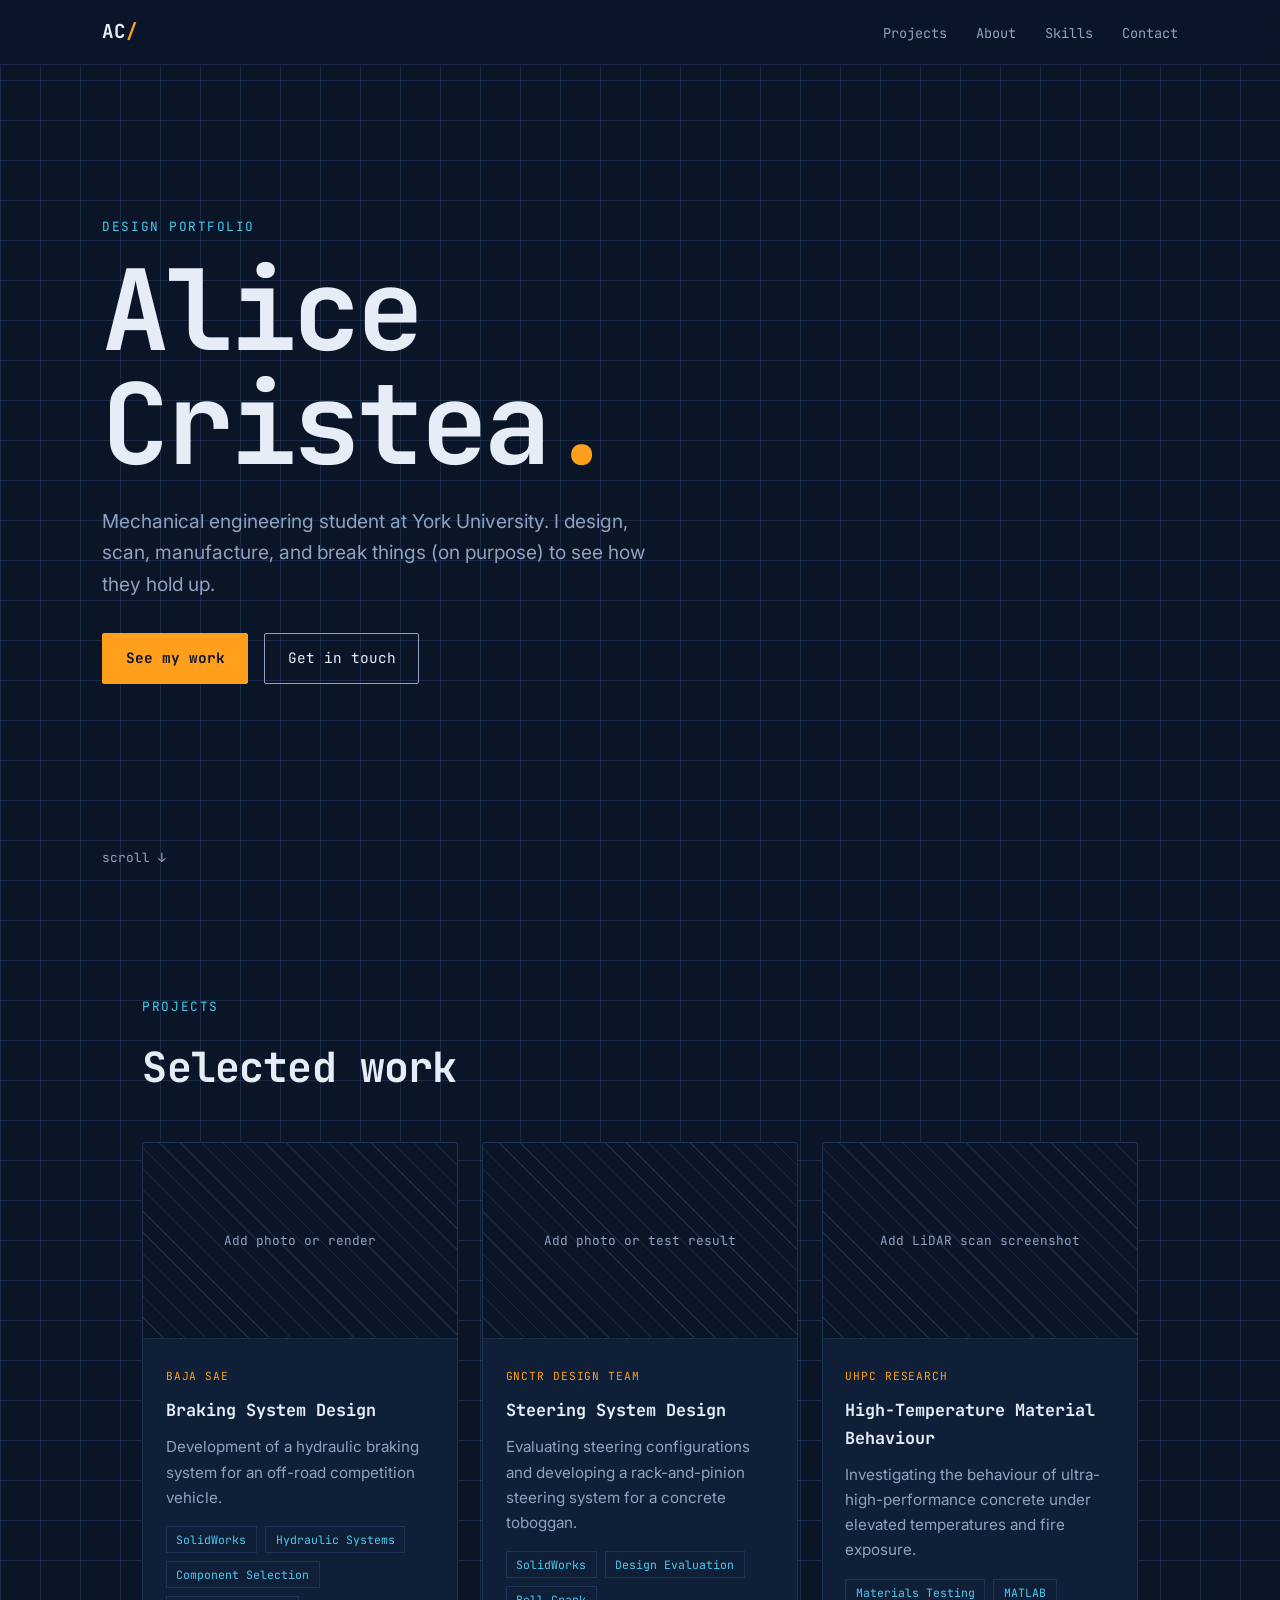
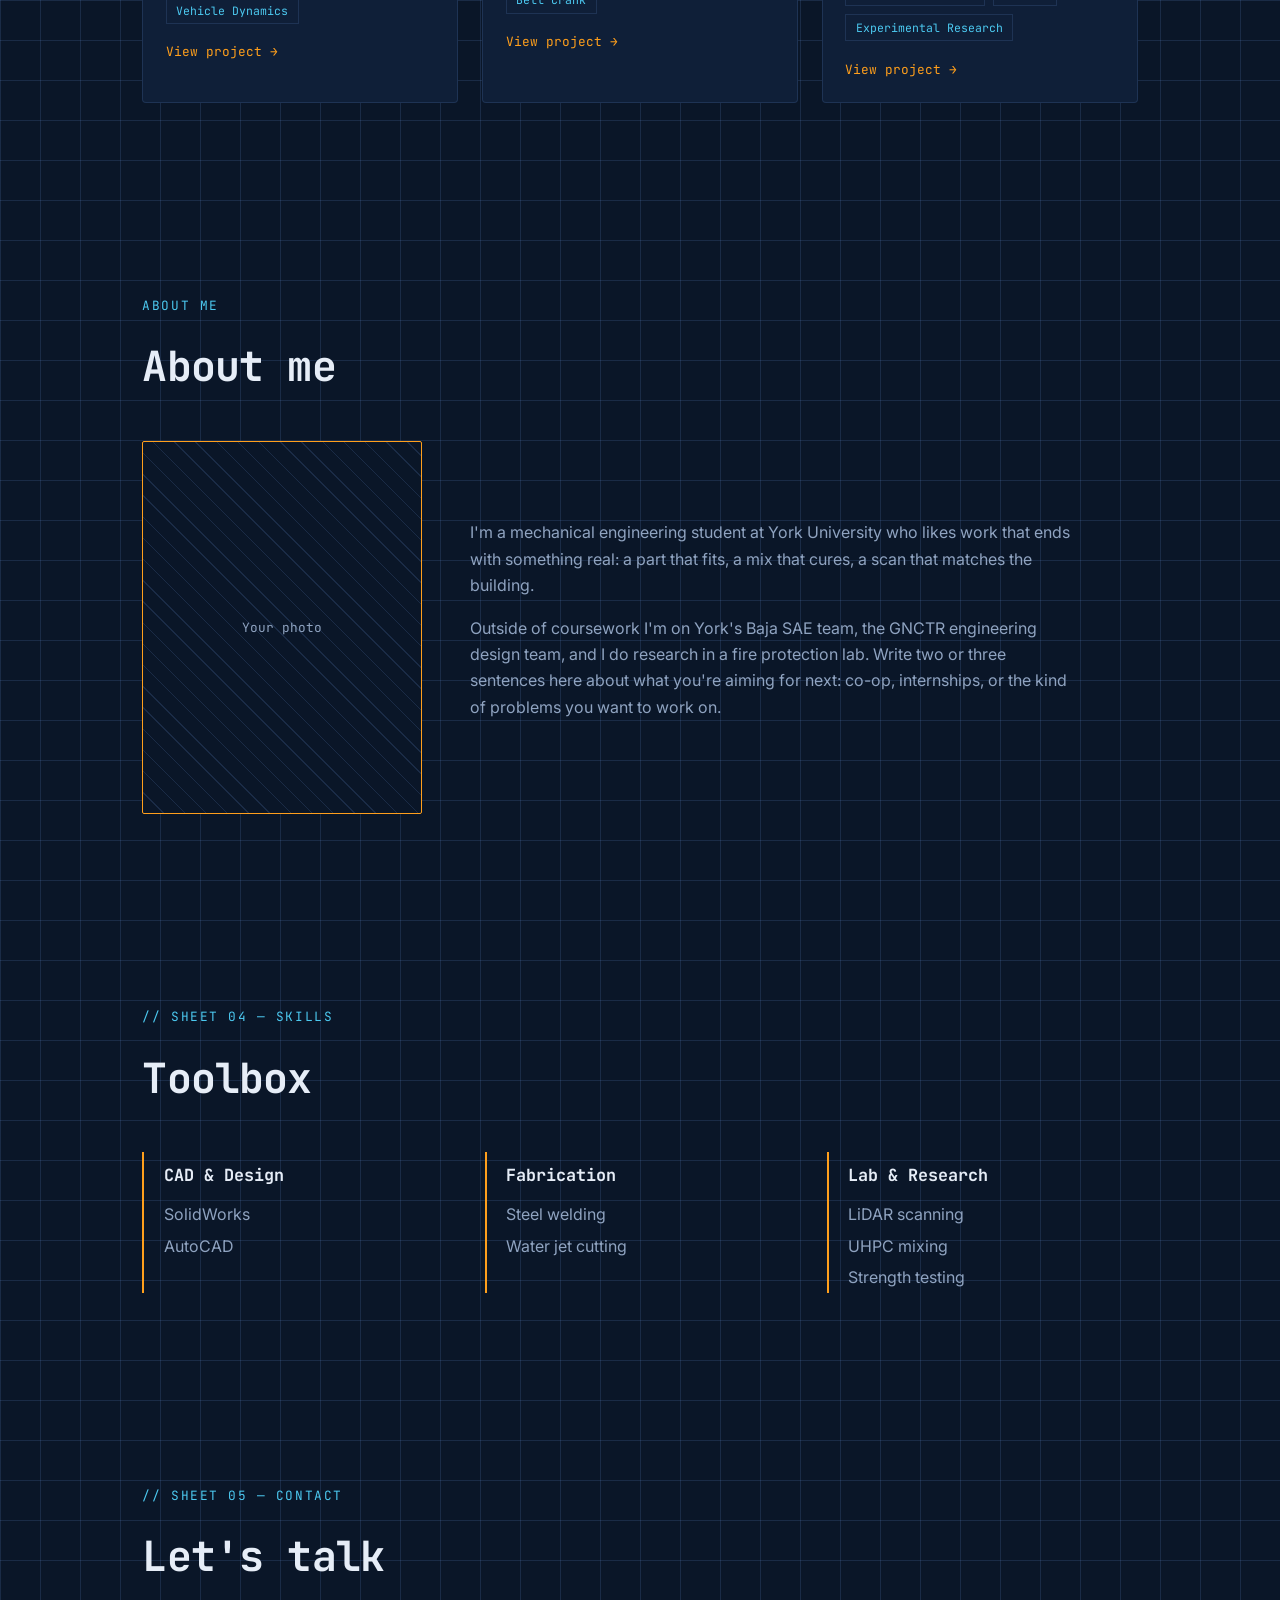
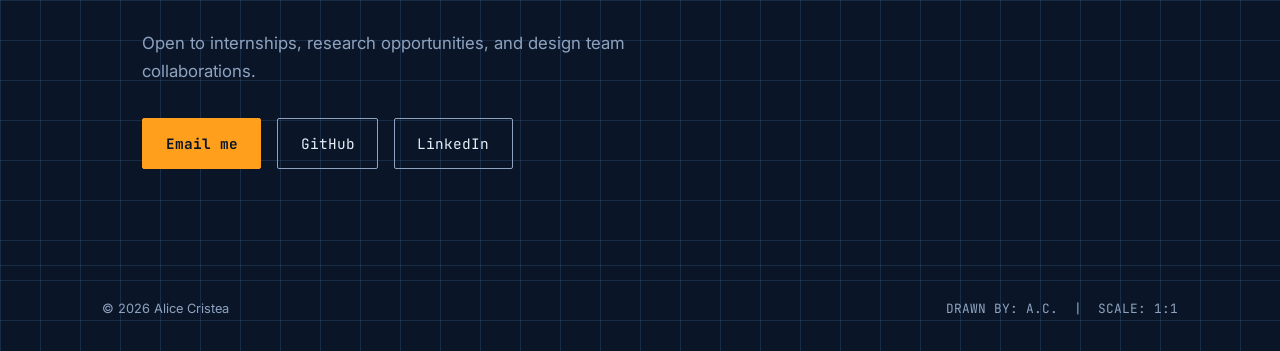
<file: index.html>
<!DOCTYPE html>
<html lang="en">
<head>
  <meta charset="UTF-8">
  <meta name="viewport" content="width=device-width, initial-scale=1">
  <title>Alice Cristea | Mechanical Engineering</title>
  <meta name="description" content="Portfolio of Alice Cristea, mechanical engineering student at York University.">
  <link rel="preconnect" href="https://fonts.googleapis.com">
  <link rel="preconnect" href="https://fonts.gstatic.com" crossorigin>
  <link href="https://fonts.googleapis.com/css2?family=JetBrains+Mono:wght@400;500;700&family=Inter:wght@400;500;600&display=swap" rel="stylesheet">
  <link rel="stylesheet" href="style.css">
  <link rel="stylesheet" href="project.css">
</head>
<body>

  <nav class="nav">
    <a href="#top" class="logo">AC<span>/</span></a>
    <ul>
      <li><a href="#projects">Projects</a></li>
      <li><a href="#about">About</a></li>
      <li><a href="#skills">Skills</a></li>
      <li><a href="#contact">Contact</a></li>
    </ul>
  </nav>

  <header class="hero" id="top">
    <p class="tag">DESIGN PORTFOLIO</p>
    <h1>Alice<br>Cristea<span class="dot">.</span></h1>
    <p class="lead">
      Mechanical engineering student at York University.
      I design, scan, manufacture, and break things (on purpose) to see how they hold up.
    </p>
    <div class="hero-links">
      <a class="btn primary" href="#projects">See my work</a>
      <a class="btn" href="#contact">Get in touch</a>
    </div>
    <div class="scroll-hint">scroll ↓</div>
  </header>

  <main>

    <section id="projects" class="reveal">
      <p class="tag">PROJECTS</p>
      <h2>Selected work</h2>

      <div class="grid">

        <a class="card" href="project-baja.html">
          <div class="ph" data-label="Add photo or render">
            <!-- Replace the line above with: <img src="images/baja.jpg" alt="Baja SAE suspension"> -->
          </div>
          <div class="card-body">
            <span class="pill">Baja SAE</span>
            <h3>Braking System Design</h3>
            <p>Development of a hydraulic braking system for an off-road competition vehicle.</p>
            <ul class="stack"><li>SolidWorks</li><li>Hydraulic Systems</li><li>Component Selection</li><li>Vehicle Dynamics</li></ul>
            <span class="more">View project →</span>
          </div>
        </a>

        <a class="card" href="project-gnctr.html">
          <div class="ph" data-label="Add photo or test result">
            <!-- <img src="images/uhpc.jpg" alt="UHPC specimen testing"> -->
          </div>
          <div class="card-body">
            <span class="pill">GNCTR Design Team</span>
            <h3>Steering System Design</h3>
            <p>Evaluating steering configurations and developing a rack-and-pinion steering system for a concrete toboggan.</p>
            <ul class="stack"><li>SolidWorks</li><li>Design Evaluation</li><li>Bell Crank</li></ul>
            <span class="more">View project →</span>
          </div>
        </a>

        <a class="card" href="project-research.html">
          <div class="ph" data-label="Add LiDAR scan screenshot">
            <!-- <img src="images/lidar.jpg" alt="LiDAR scan"> -->
          </div>
          <div class="card-body">
            <span class="pill">UHPC Research</span>
            <h3>High-Temperature Material Behaviour</h3>
            <p>Investigating the behaviour of ultra-high-performance concrete under elevated temperatures and fire exposure.</p>
            <ul class="stack"><li>Materials Testing</li><li>MATLAB</li><li>Experimental Research</li></ul>
            <span class="more">View project →</span>
          </div>
        </a>

      </div>
    </section>

    <section id="about" class="reveal">
      <p class="tag">ABOUT ME</p>
      <h2>About me</h2>
      <div class="about">
        <div class="ph portrait" data-label="Your photo">
          <!-- <img src="images/me.jpg" alt="Alice Cristea"> -->
        </div>
        <div>
          <p>
            I'm a mechanical engineering student at York University who likes work that
            ends with something real: a part that fits, a mix that cures, a scan that matches the building.
          </p>
          <p>
            Outside of coursework I'm on York's Baja SAE team, the GNCTR engineering design team,
            and I do research in a fire protection lab. Write two or three sentences here about what
            you're aiming for next: co-op, internships, or the kind of problems you want to work on.
          </p>
        </div>
      </div>
    </section>

    <section id="skills" class="reveal">
      <p class="tag">// SHEET 04 — SKILLS</p>
      <h2>Toolbox</h2>
      <div class="skills">
        <div>
          <h3>CAD &amp; Design</h3>
          <ul><li>SolidWorks</li><li>AutoCAD</li></ul>
        </div>
        <div>
          <h3>Fabrication</h3>
          <ul><li>Steel welding</li><li>Water jet cutting</li></ul>
        </div>
        <div>
          <h3>Lab &amp; Research</h3>
          <ul><li>LiDAR scanning</li><li>UHPC mixing</li><li>Strength testing</li></ul>
        </div>
      </div>
    </section>

    <section id="contact" class="reveal">
      <p class="tag">// SHEET 05 — CONTACT</p>
      <h2>Let's talk</h2>
      <p class="lead small">Open to internships, research opportunities, and design team collaborations.</p>
      <div class="hero-links">
        <a class="btn primary" href="mailto:cristea@my.yorku.ca">Email me</a>
        <a class="btn" href="https://github.com/1cristeaali" target="_blank" rel="noopener">GitHub</a>
        <a class="btn" href="https://www.linkedin.com/in/YOUR-LINKEDIN" target="_blank" rel="noopener">LinkedIn</a>
      </div>
    </section>

  </main>

  <footer>
    <span>© <span id="year"></span> Alice Cristea</span>
    <span class="mono">DRAWN BY: A.C. &nbsp;|&nbsp; SCALE: 1:1</span>
  </footer>

  <script src="script.js"></script>
</body>
</html>
</file>
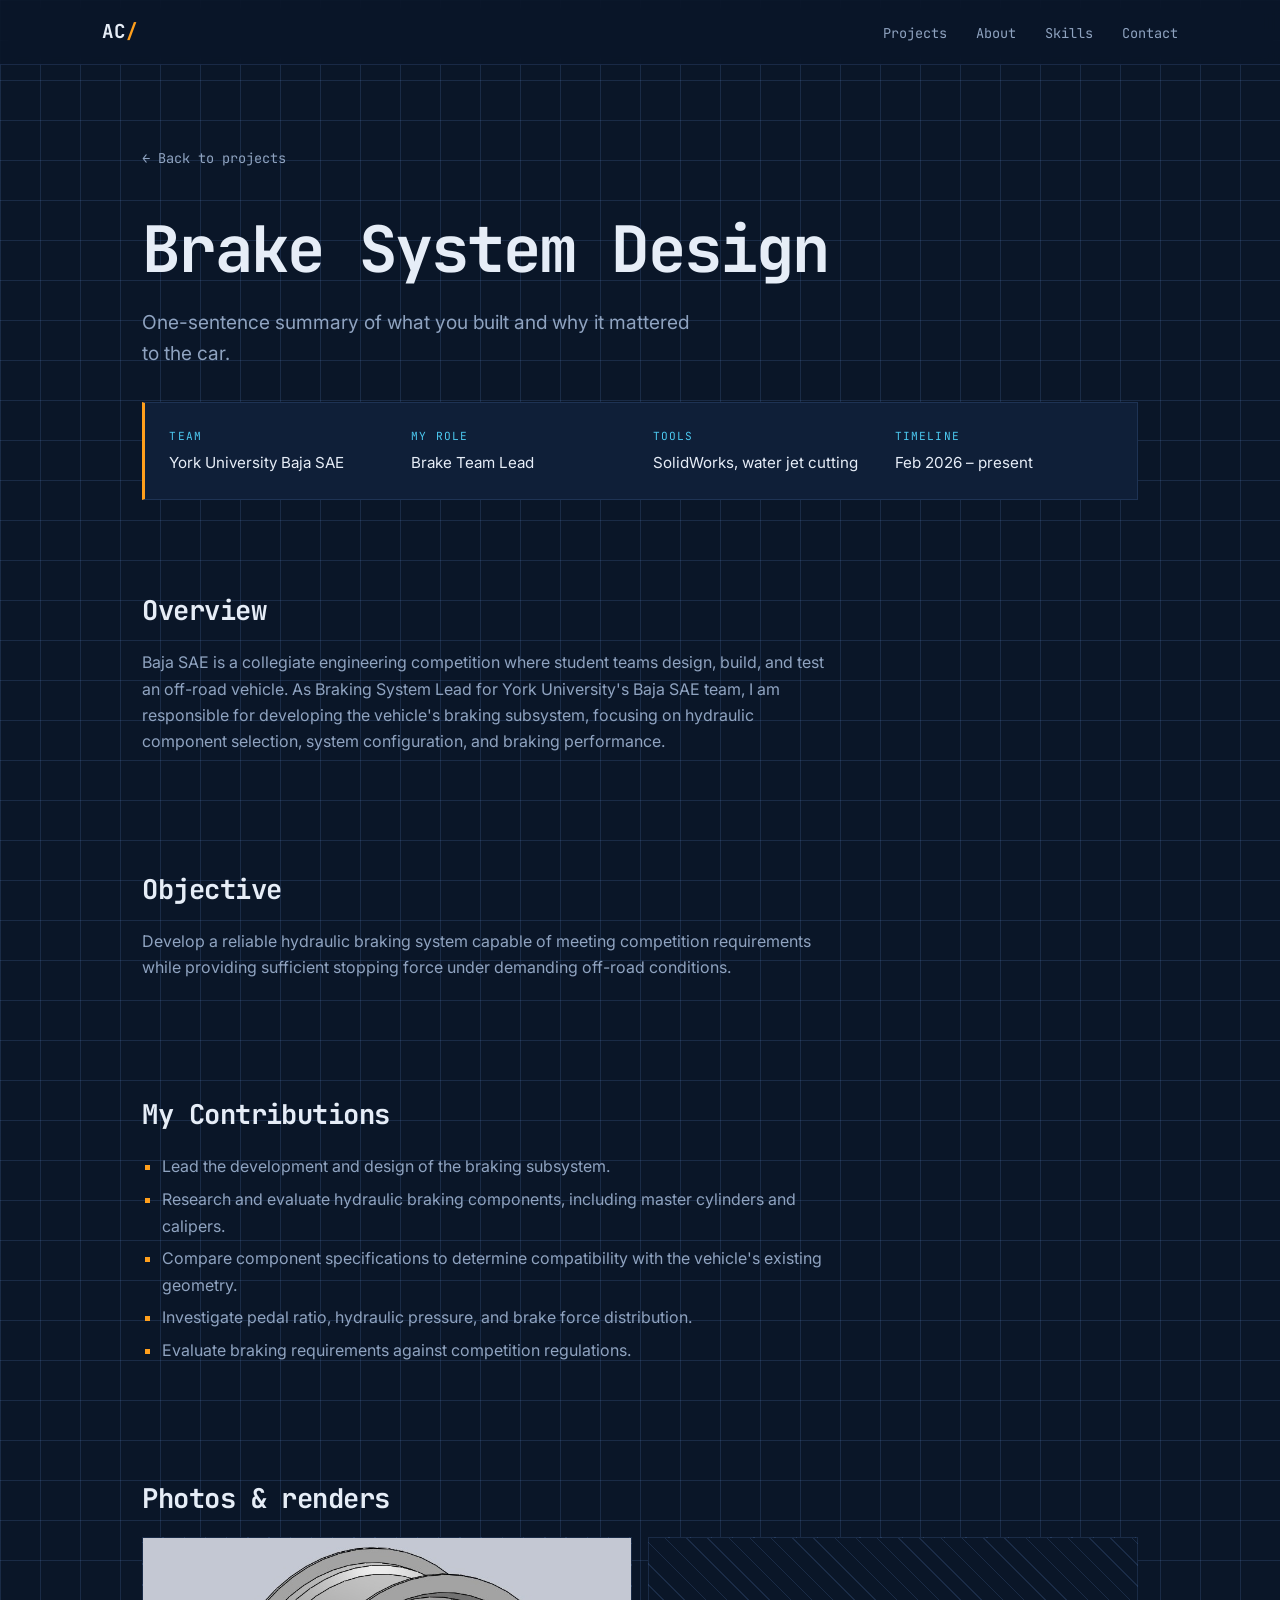
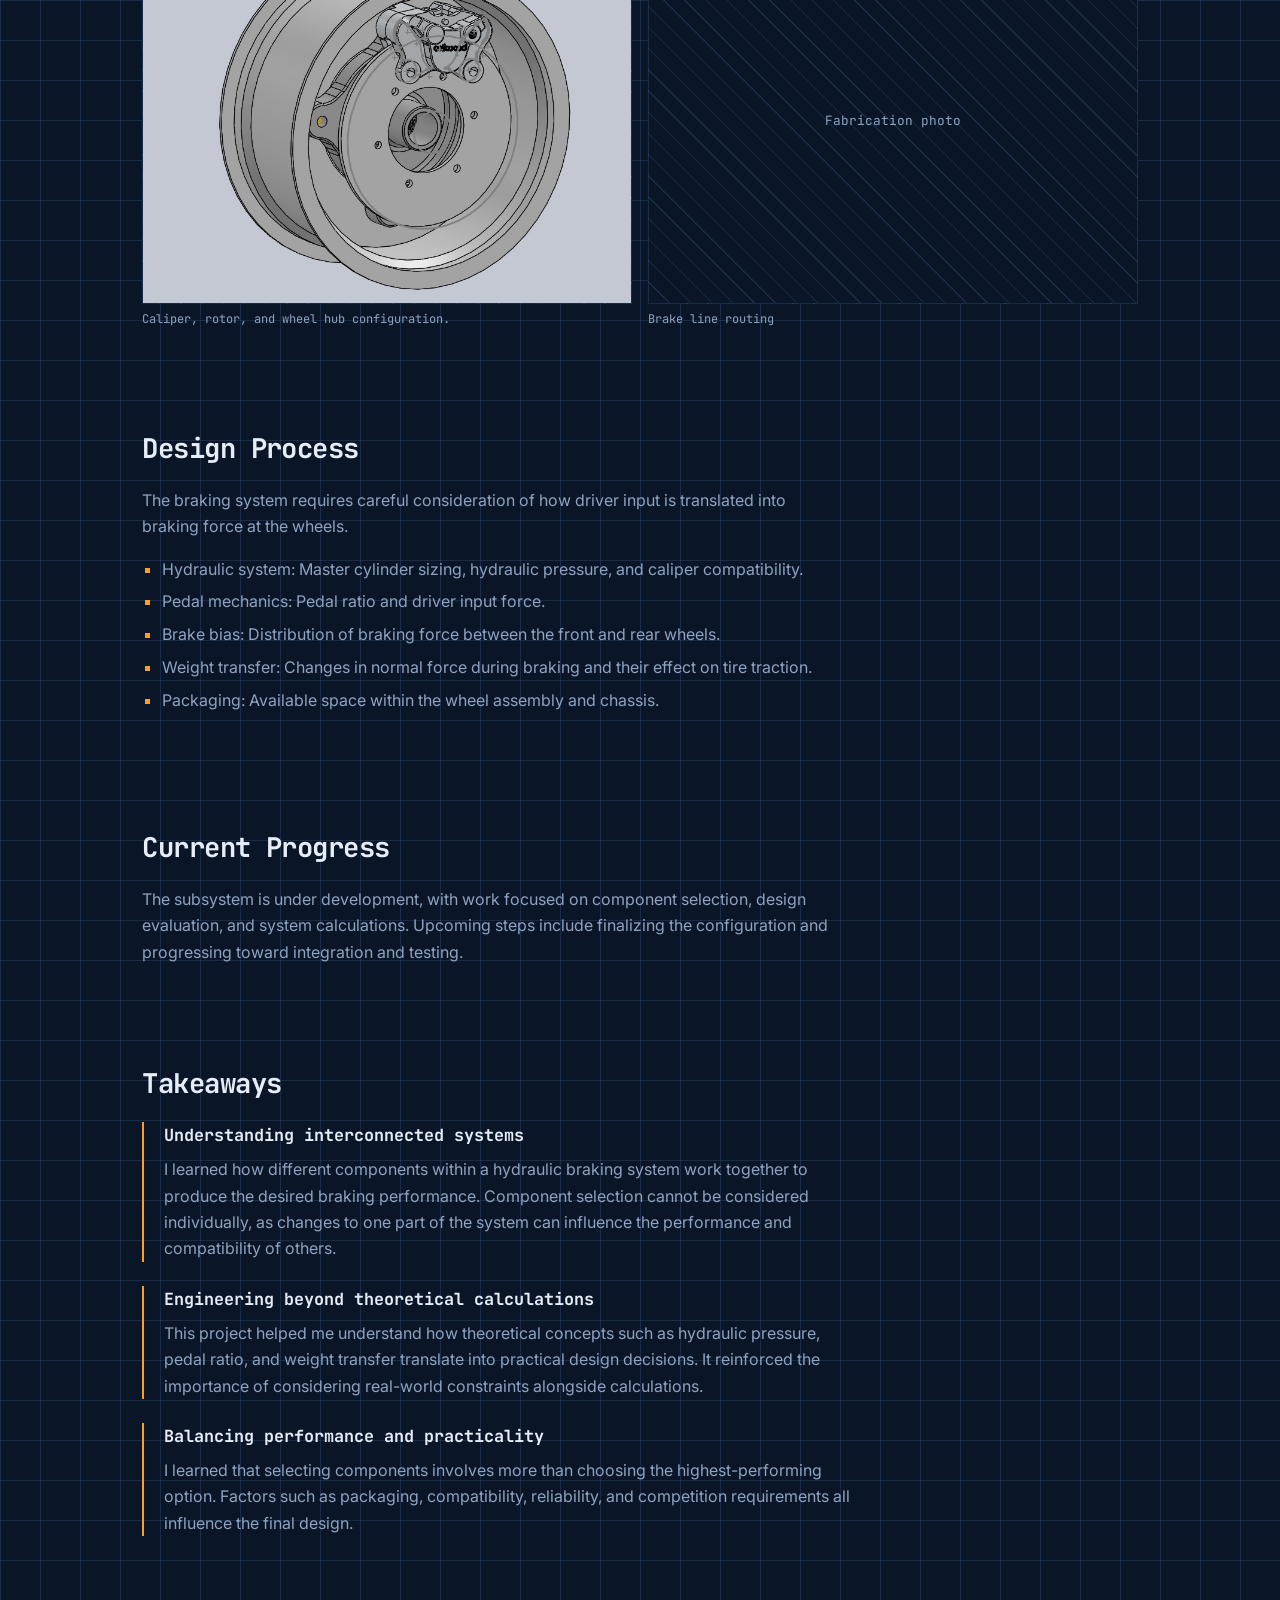
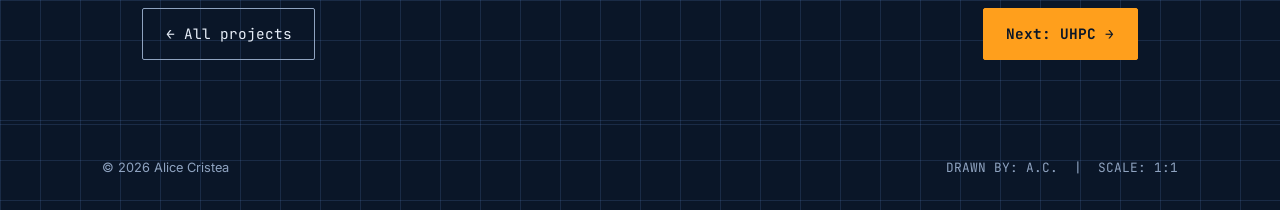
<file: project-baja.html>
<!DOCTYPE html>
<html lang="en">
<head>
  <meta charset="UTF-8">
  <meta name="viewport" content="width=device-width, initial-scale=1">
  <title>Braking System Design | Alice Cristea</title>
  <meta name="description" content="Suspension and structural components for York University Baja SAE.">
  <link rel="preconnect" href="https://fonts.googleapis.com">
  <link rel="preconnect" href="https://fonts.gstatic.com" crossorigin>
  <link href="https://fonts.googleapis.com/css2?family=JetBrains+Mono:wght@400;500;700&family=Inter:wght@400;500;600&display=swap" rel="stylesheet">
  <link rel="stylesheet" href="style.css">
  <link rel="stylesheet" href="project.css">
</head>
<body>

  <nav class="nav">
    <a href="index.html#top" class="logo">AC<span>/</span></a>
    <ul>
      <li><a href="index.html#projects">Projects</a></li>
      <li><a href="index.html#about">About</a></li>
      <li><a href="index.html#skills">Skills</a></li>
      <li><a href="index.html#contact">Contact</a></li>
    </ul>
  </nav>

  <header class="proj-hero">
    <a class="back" href="index.html#projects">← Back to projects</a>
    <p class="tag"></p>
    <h1>Brake System Design</h1>
    <p class="lead">One-sentence summary of what you built and why it mattered to the car.</p>

    <dl class="facts">
      <div><dt>Team</dt><dd>York University Baja SAE</dd></div>
      <div><dt>My role</dt><dd>Brake Team Lead</dd></div>
      <div><dt>Tools</dt><dd>SolidWorks, water jet cutting</dd></div>
      <div><dt>Timeline</dt><dd>Feb 2026 – present</dd></div>
    </dl>
  </header>

  <main class="proj">

    <section class="prose reveal">
      <p class="tag"> </p>
      <h2>Overview</h2>
      <p>Baja SAE is a collegiate engineering competition where student teams design, build, and test an off-road vehicle. As Braking System Lead for York University's Baja SAE team, I am responsible for developing the vehicle's braking subsystem, focusing on hydraulic component selection, system configuration, and braking performance.</p>
    </section>

    <section class="prose reveal">
      <p class="tag"></p>
      <h2>Objective</h2>
      <p>Develop a reliable hydraulic braking system capable of meeting competition requirements while providing sufficient stopping force under demanding off-road conditions.</p>
    </section>

    <section class="prose reveal">
      <p class="tag"></p>
      <h2>My Contributions</h2>
      <ul>
        <li>Lead the development and design of the braking subsystem.</li>
        <li>Research and evaluate hydraulic braking components, including master cylinders and calipers.</li>
        <li>Compare component specifications to determine compatibility with the vehicle's existing geometry.</li>
        <li>Investigate pedal ratio, hydraulic pressure, and brake force distribution.</li>
        <li>Evaluate braking requirements against competition regulations.</li>
      </ul>
    </section>

    <section class="reveal">
      <p class="tag"></p>
      <h2>Photos &amp; renders</h2>
      <div class="gallery">
        <figure>
           <div class="ph" data-label="CAD render">
            <img src="images/baja_brakes.jpg" alt="Baja caliper and brake CAD render">
          </div>
          <figcaption class="caption">Caliper, rotor, and wheel hub configuration.</figcaption>
        </figure>
        <figure>
          <div class="ph" data-label="Fabrication photo">
            <!-- <img src="images/baja-weld.jpg" alt="Welding a suspension component"> -->
          </div>
          <figcaption class="caption">Brake line routing</figcaption>
        </figure>
      </div>
    </section>

    <section class="prose reveal">
      <p class="tag"></p>
      <h2>Design Process</h2>
      <p>The braking system requires careful consideration of how driver input is translated into braking force at the wheels.</p>
          <ul>
        <li>Hydraulic system: Master cylinder sizing, hydraulic pressure, and caliper compatibility.</li>
        <li>Pedal mechanics: Pedal ratio and driver input force.</li>
        <li>Brake bias: Distribution of braking force between the front and rear wheels.</li>
        <li>Weight transfer: Changes in normal force during braking and their effect on tire traction.</li>
        <li>Packaging: Available space within the wheel assembly and chassis.</li>
          </ul>
    </section>

    <section class="prose reveal">
      <p class="tag"></p>
      <h2>Current Progress</h2>
      <p>The subsystem is under development, with work focused on component selection, design evaluation, and system calculations. Upcoming steps include finalizing the configuration and progressing toward integration and testing.</p>
    </section>

<section class="prose reveal">
  <h2>Takeaways</h2>

  <div class="takeaways">

    <div class="takeaway">
      <h3>Understanding interconnected systems</h3>
      <p>I learned how different components within a hydraulic braking system work together to produce the desired braking performance. Component selection cannot be considered individually, as changes to one part of the system can influence the performance and compatibility of others.</p>
    </div>

    <div class="takeaway">
      <h3>Engineering beyond theoretical calculations</h3>
      <p>This project helped me understand how theoretical concepts such as hydraulic pressure, pedal ratio, and weight transfer translate into practical design decisions. It reinforced the importance of considering real-world constraints alongside calculations.</p>
    </div>

    <div class="takeaway">
      <h3>Balancing performance and practicality</h3>
      <p>I learned that selecting components involves more than choosing the highest-performing option. Factors such as packaging, compatibility, reliability, and competition requirements all influence the final design.</p>
    </div>

  </div>
</section>
  </main>

  <div class="proj-nav">
    <a class="btn" href="index.html#projects">← All projects</a>
    <a class="btn primary" href="project-uhpc.html">Next: UHPC →</a>
  </div>

  <footer>
    <span>© <span id="year"></span> Alice Cristea</span>
    <span class="mono">DRAWN BY: A.C. &nbsp;|&nbsp; SCALE: 1:1</span>
  </footer>

  <script src="script.js"></script>
</body>
</html>
</file>
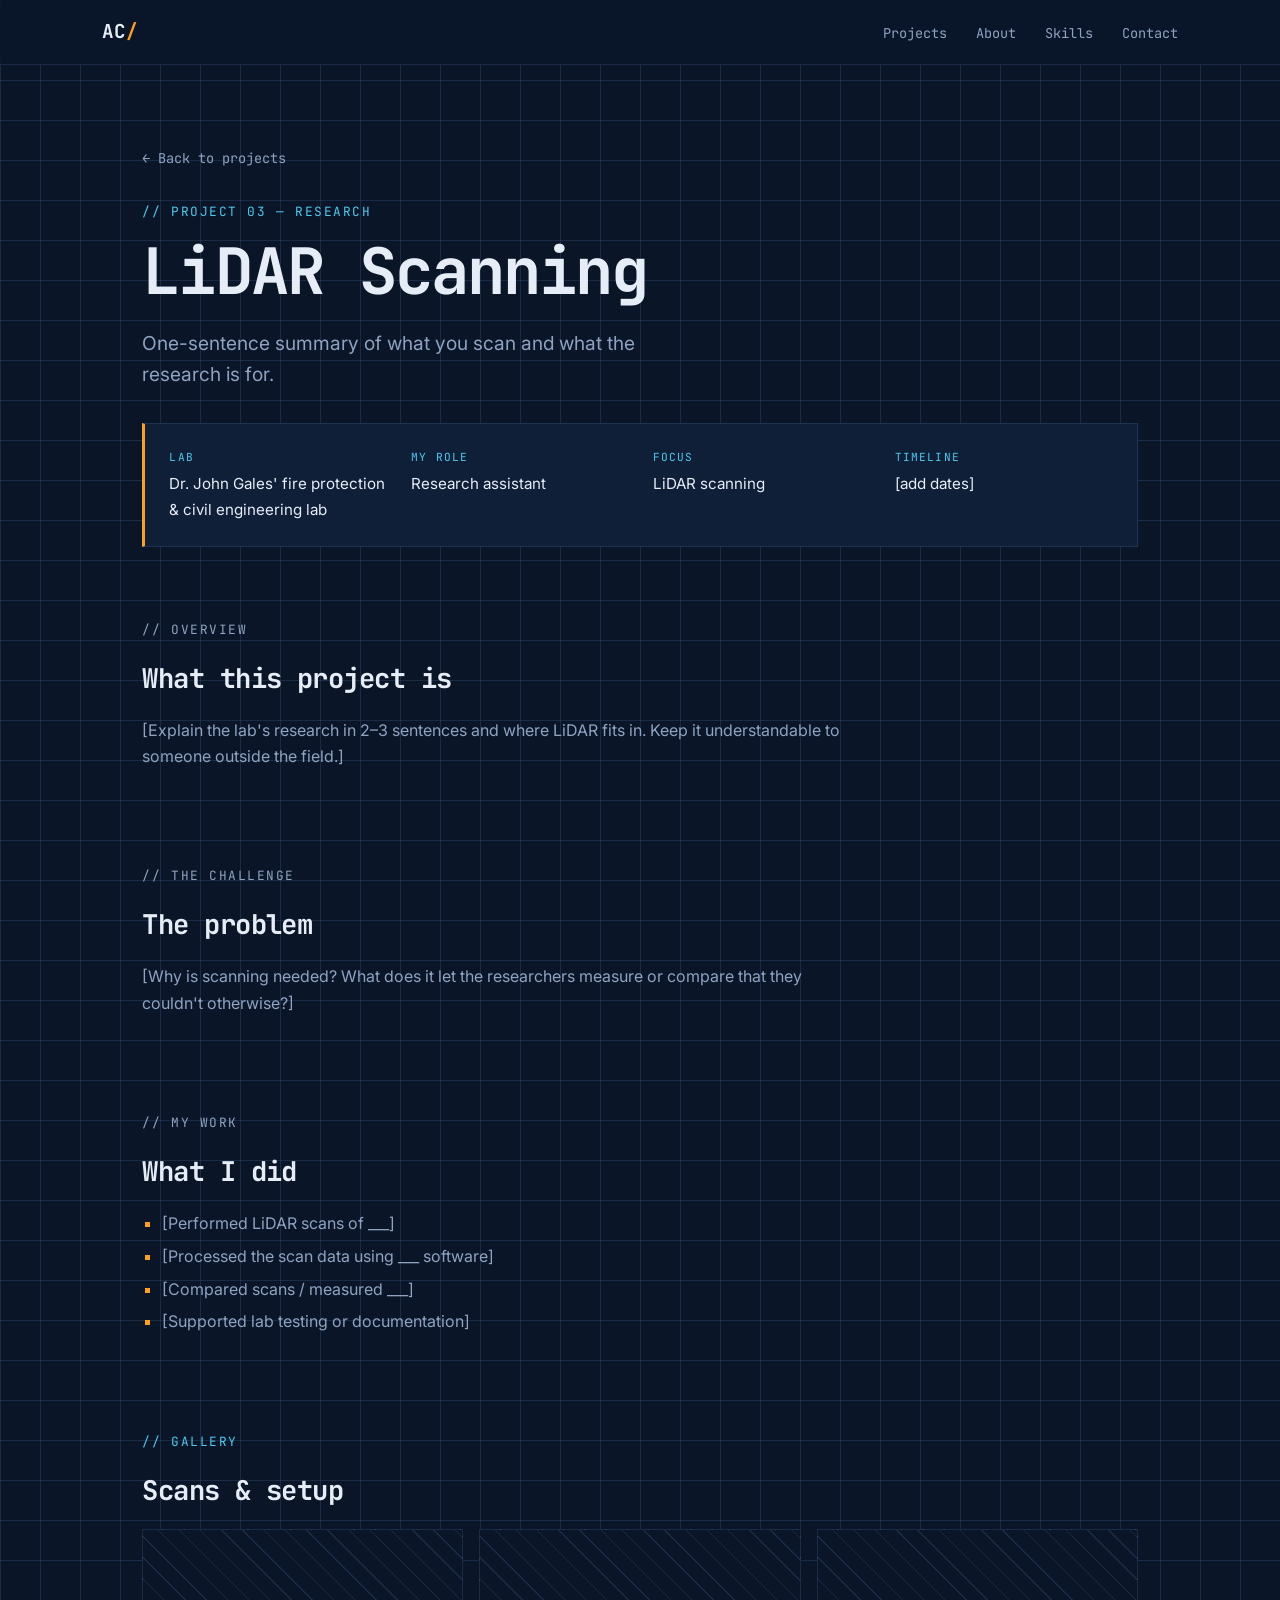
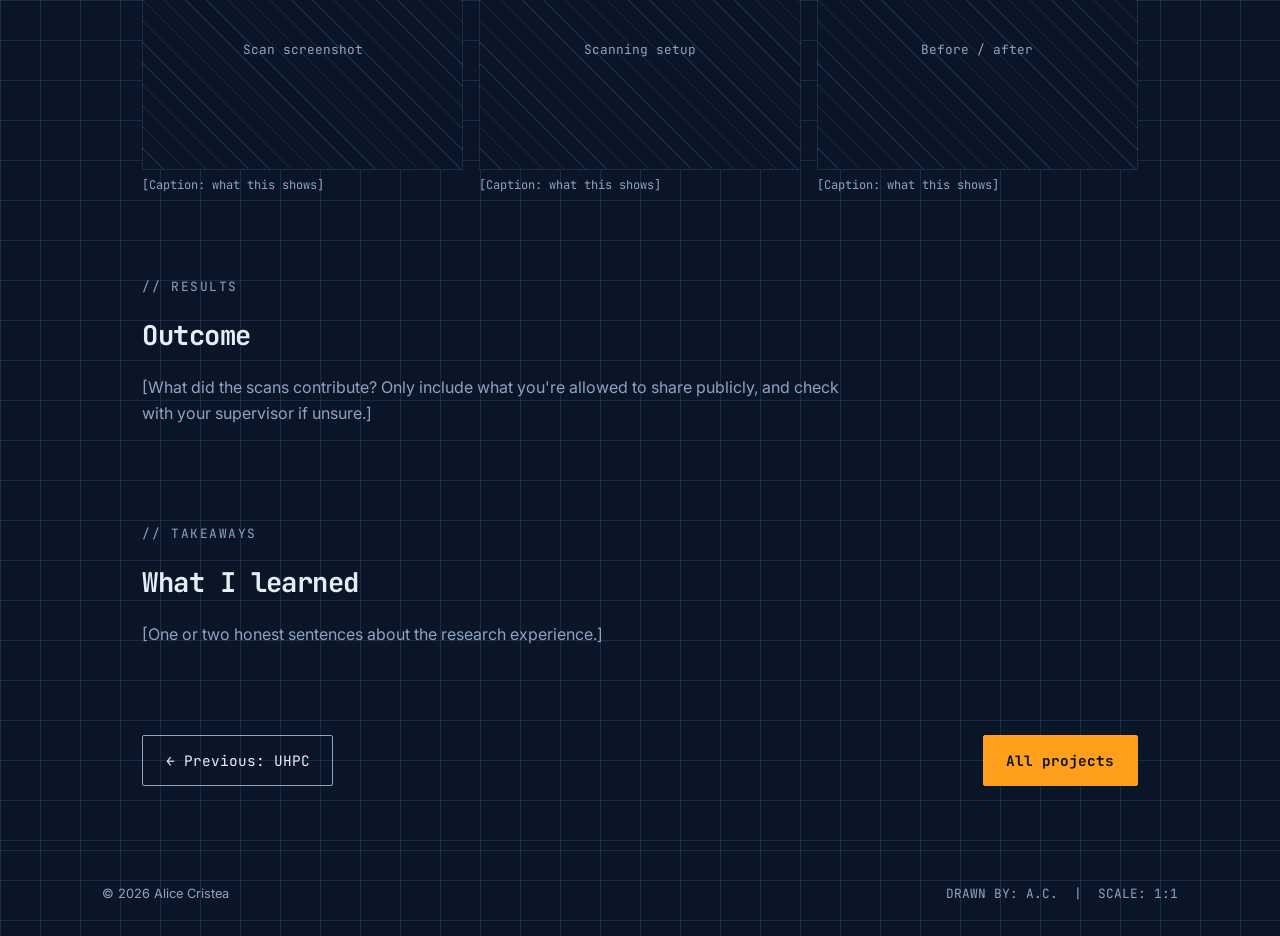
<file: project-gnctr.html>
<!DOCTYPE html>
<html lang="en">
<head>
  <meta charset="UTF-8">
  <meta name="viewport" content="width=device-width, initial-scale=1">
  <title>LiDAR Scanning Research | Alice Cristea</title>
  <meta name="description" content="LiDAR scanning research in a fire protection and civil engineering lab at York University.">
  <link rel="preconnect" href="https://fonts.googleapis.com">
  <link rel="preconnect" href="https://fonts.gstatic.com" crossorigin>
  <link href="https://fonts.googleapis.com/css2?family=JetBrains+Mono:wght@400;500;700&family=Inter:wght@400;500;600&display=swap" rel="stylesheet">
  <link rel="stylesheet" href="style.css">
  <link rel="stylesheet" href="project.css">
</head>
<body>

  <nav class="nav">
    <a href="index.html#top" class="logo">AC<span>/</span></a>
    <ul>
      <li><a href="index.html#projects">Projects</a></li>
      <li><a href="index.html#about">About</a></li>
      <li><a href="index.html#skills">Skills</a></li>
      <li><a href="index.html#contact">Contact</a></li>
    </ul>
  </nav>

  <header class="proj-hero">
    <a class="back" href="index.html#projects">← Back to projects</a>
    <p class="tag">// PROJECT 03 — RESEARCH</p>
    <h1>LiDAR Scanning</h1>
    <p class="lead">One-sentence summary of what you scan and what the research is for.</p>

    <dl class="facts">
      <div><dt>Lab</dt><dd>Dr. John Gales' fire protection &amp; civil engineering lab</dd></div>
      <div><dt>My role</dt><dd>Research assistant</dd></div>
      <div><dt>Focus</dt><dd>LiDAR scanning</dd></div>
      <div><dt>Timeline</dt><dd>[add dates]</dd></div>
    </dl>
  </header>

  <main class="proj">

    <section class="prose reveal">
      <p class="tag">// OVERVIEW</p>
      <h2>What this project is</h2>
      <p>[Explain the lab's research in 2–3 sentences and where LiDAR fits in. Keep it understandable to someone outside the field.]</p>
    </section>

    <section class="prose reveal">
      <p class="tag">// THE CHALLENGE</p>
      <h2>The problem</h2>
      <p>[Why is scanning needed? What does it let the researchers measure or compare that they couldn't otherwise?]</p>
    </section>

    <section class="prose reveal">
      <p class="tag">// MY WORK</p>
      <h2>What I did</h2>
      <ul>
        <li>[Performed LiDAR scans of ___]</li>
        <li>[Processed the scan data using ___ software]</li>
        <li>[Compared scans / measured ___]</li>
        <li>[Supported lab testing or documentation]</li>
      </ul>
    </section>

    <section class="reveal">
      <p class="tag">// GALLERY</p>
      <h2>Scans &amp; setup</h2>
      <div class="gallery">
        <figure>
          <div class="ph" data-label="Scan screenshot">
            <!-- <img src="images/lidar-scan.jpg" alt="LiDAR point cloud scan"> -->
          </div>
          <figcaption class="caption">[Caption: what this shows]</figcaption>
        </figure>
        <figure>
          <div class="ph" data-label="Scanning setup">
            <!-- <img src="images/lidar-setup.jpg" alt="LiDAR scanning setup"> -->
          </div>
          <figcaption class="caption">[Caption: what this shows]</figcaption>
        </figure>
        <figure>
          <div class="ph" data-label="Before / after">
            <!-- <img src="images/lidar-compare.jpg" alt="Scan comparison"> -->
          </div>
          <figcaption class="caption">[Caption: what this shows]</figcaption>
        </figure>
      </div>
    </section>

    <section class="prose reveal">
      <p class="tag">// RESULTS</p>
      <h2>Outcome</h2>
      <p>[What did the scans contribute? Only include what you're allowed to share publicly, and check with your supervisor if unsure.]</p>
    </section>

    <section class="prose reveal">
      <p class="tag">// TAKEAWAYS</p>
      <h2>What I learned</h2>
      <p>[One or two honest sentences about the research experience.]</p>
    </section>

  </main>

  <div class="proj-nav">
    <a class="btn" href="project-uhpc.html">← Previous: UHPC</a>
    <a class="btn primary" href="index.html#projects">All projects</a>
  </div>

  <footer>
    <span>© <span id="year"></span> Alice Cristea</span>
    <span class="mono">DRAWN BY: A.C. &nbsp;|&nbsp; SCALE: 1:1</span>
  </footer>

  <script src="script.js"></script>
</body>
</html>
</file>
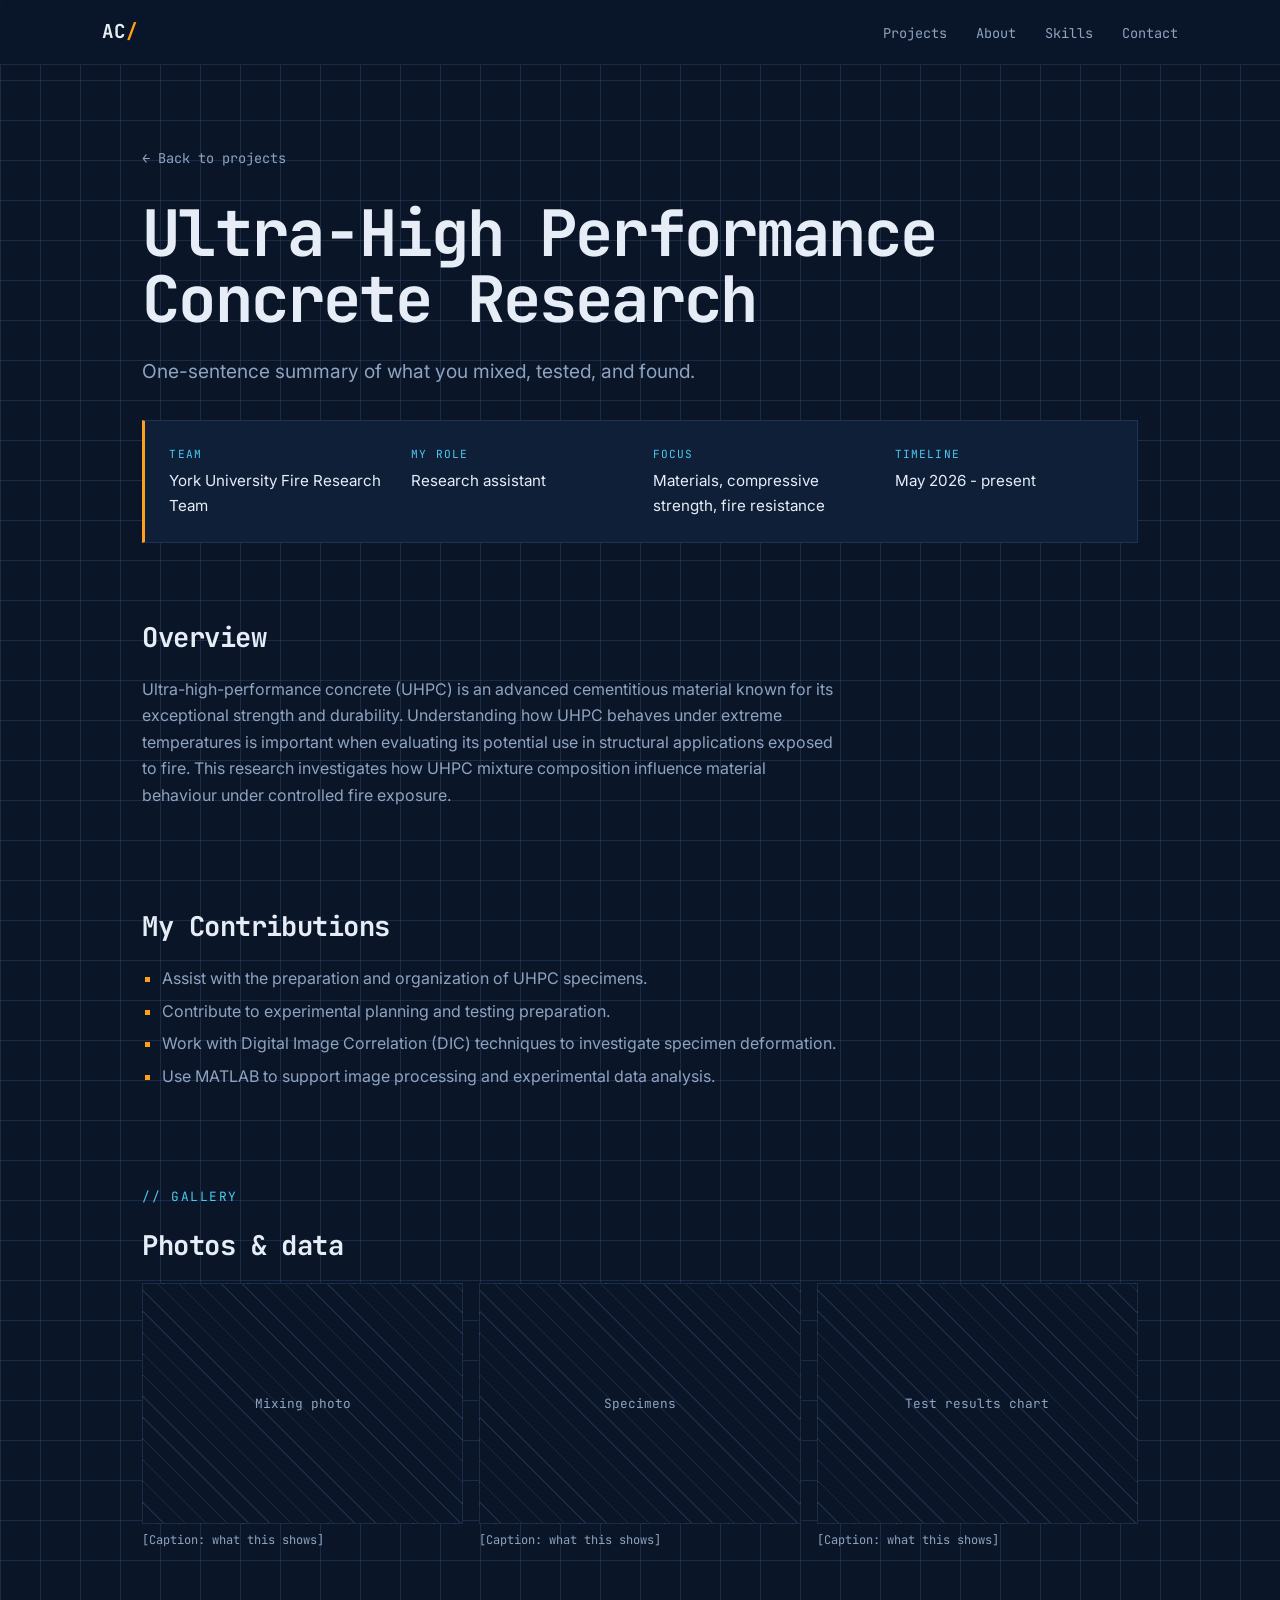
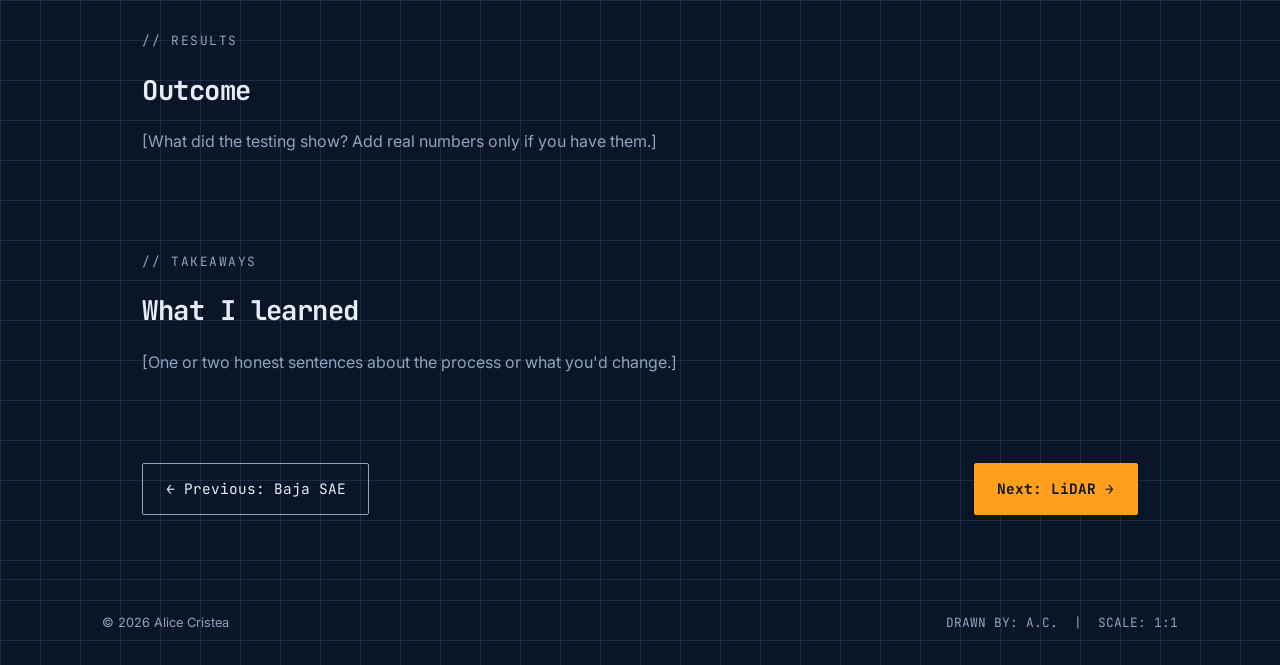
<file: project-research.html>
<!DOCTYPE html>
<html lang="en">
<head>
  <meta charset="UTF-8">
  <meta name="viewport" content="width=device-width, initial-scale=1">
  <title>Ultra-High Performance Concrete | Alice Cristea</title>
  <meta name="description" content="Mixing and strength-testing Ultra-High Performance Concrete for York's GNCTR design team.">
  <link rel="preconnect" href="https://fonts.googleapis.com">
  <link rel="preconnect" href="https://fonts.gstatic.com" crossorigin>
  <link href="https://fonts.googleapis.com/css2?family=JetBrains+Mono:wght@400;500;700&family=Inter:wght@400;500;600&display=swap" rel="stylesheet">
  <link rel="stylesheet" href="style.css">
  <link rel="stylesheet" href="project.css">
</head>
<body>

  <nav class="nav">
    <a href="index.html#top" class="logo">AC<span>/</span></a>
    <ul>
      <li><a href="index.html#projects">Projects</a></li>
      <li><a href="index.html#about">About</a></li>
      <li><a href="index.html#skills">Skills</a></li>
      <li><a href="index.html#contact">Contact</a></li>
    </ul>
  </nav>

  <header class="proj-hero">
    <a class="back" href="index.html#projects">← Back to projects</a>
    <h1>Ultra-High Performance Concrete Research</h1>
    <p class="lead">One-sentence summary of what you mixed, tested, and found.</p>

    <dl class="facts">
      <div><dt>Team</dt><dd>York University Fire Research Team</dd></div>
      <div><dt>My role</dt><dd>Research assistant</dd></div>
      <div><dt>Focus</dt><dd>Materials, compressive strength, fire resistance</dd></div>
      <div><dt>Timeline</dt><dd>May 2026 - present</dd></div>
    </dl>
  </header>

  <main class="proj">

    <section class="prose reveal">
      <h2>Overview</h2>
      <p>Ultra-high-performance concrete (UHPC) is an advanced cementitious material known for its exceptional strength and durability. Understanding how UHPC behaves under extreme temperatures is important when evaluating its potential use in structural applications exposed to fire.

This research investigates how UHPC mixture composition influence material behaviour under controlled fire exposure.</p>
    </section>

    <section class="prose reveal">
      <h2>My Contributions</h2>
      <ul>
        <li>Assist with the preparation and organization of UHPC specimens.</li>
        <li>Contribute to experimental planning and testing preparation.</li>
        <li>Work with Digital Image Correlation (DIC) techniques to investigate specimen deformation.</li>
        <li>Use MATLAB to support image processing and experimental data analysis.</li>
      </ul>
    </section>

    <section class="reveal">
      <p class="tag">// GALLERY</p>
      <h2>Photos &amp; data</h2>
      <div class="gallery">
        <figure>
          <div class="ph" data-label="Mixing photo">
            <!-- <img src="images/uhpc-mix.jpg" alt="Mixing UHPC"> -->
          </div>
          <figcaption class="caption">[Caption: what this shows]</figcaption>
        </figure>
        <figure>
          <div class="ph" data-label="Specimens">
            <!-- <img src="images/uhpc-specimens.jpg" alt="UHPC specimens"> -->
          </div>
          <figcaption class="caption">[Caption: what this shows]</figcaption>
        </figure>
        <figure>
          <div class="ph" data-label="Test results chart">
            <!-- <img src="images/uhpc-results.png" alt="Strength test results"> -->
          </div>
          <figcaption class="caption">[Caption: what this shows]</figcaption>
        </figure>
      </div>
    </section>

    <section class="prose reveal">
      <p class="tag">// RESULTS</p>
      <h2>Outcome</h2>
      <p>[What did the testing show? Add real numbers only if you have them.]</p>
    </section>

    <section class="prose reveal">
      <p class="tag">// TAKEAWAYS</p>
      <h2>What I learned</h2>
      <p>[One or two honest sentences about the process or what you'd change.]</p>
    </section>

  </main>

  <div class="proj-nav">
    <a class="btn" href="project-baja.html">← Previous: Baja SAE</a>
    <a class="btn primary" href="project-lidar.html">Next: LiDAR →</a>
  </div>

  <footer>
    <span>© <span id="year"></span> Alice Cristea</span>
    <span class="mono">DRAWN BY: A.C. &nbsp;|&nbsp; SCALE: 1:1</span>
  </footer>

  <script src="script.js"></script>
</body>
</html>
</file>
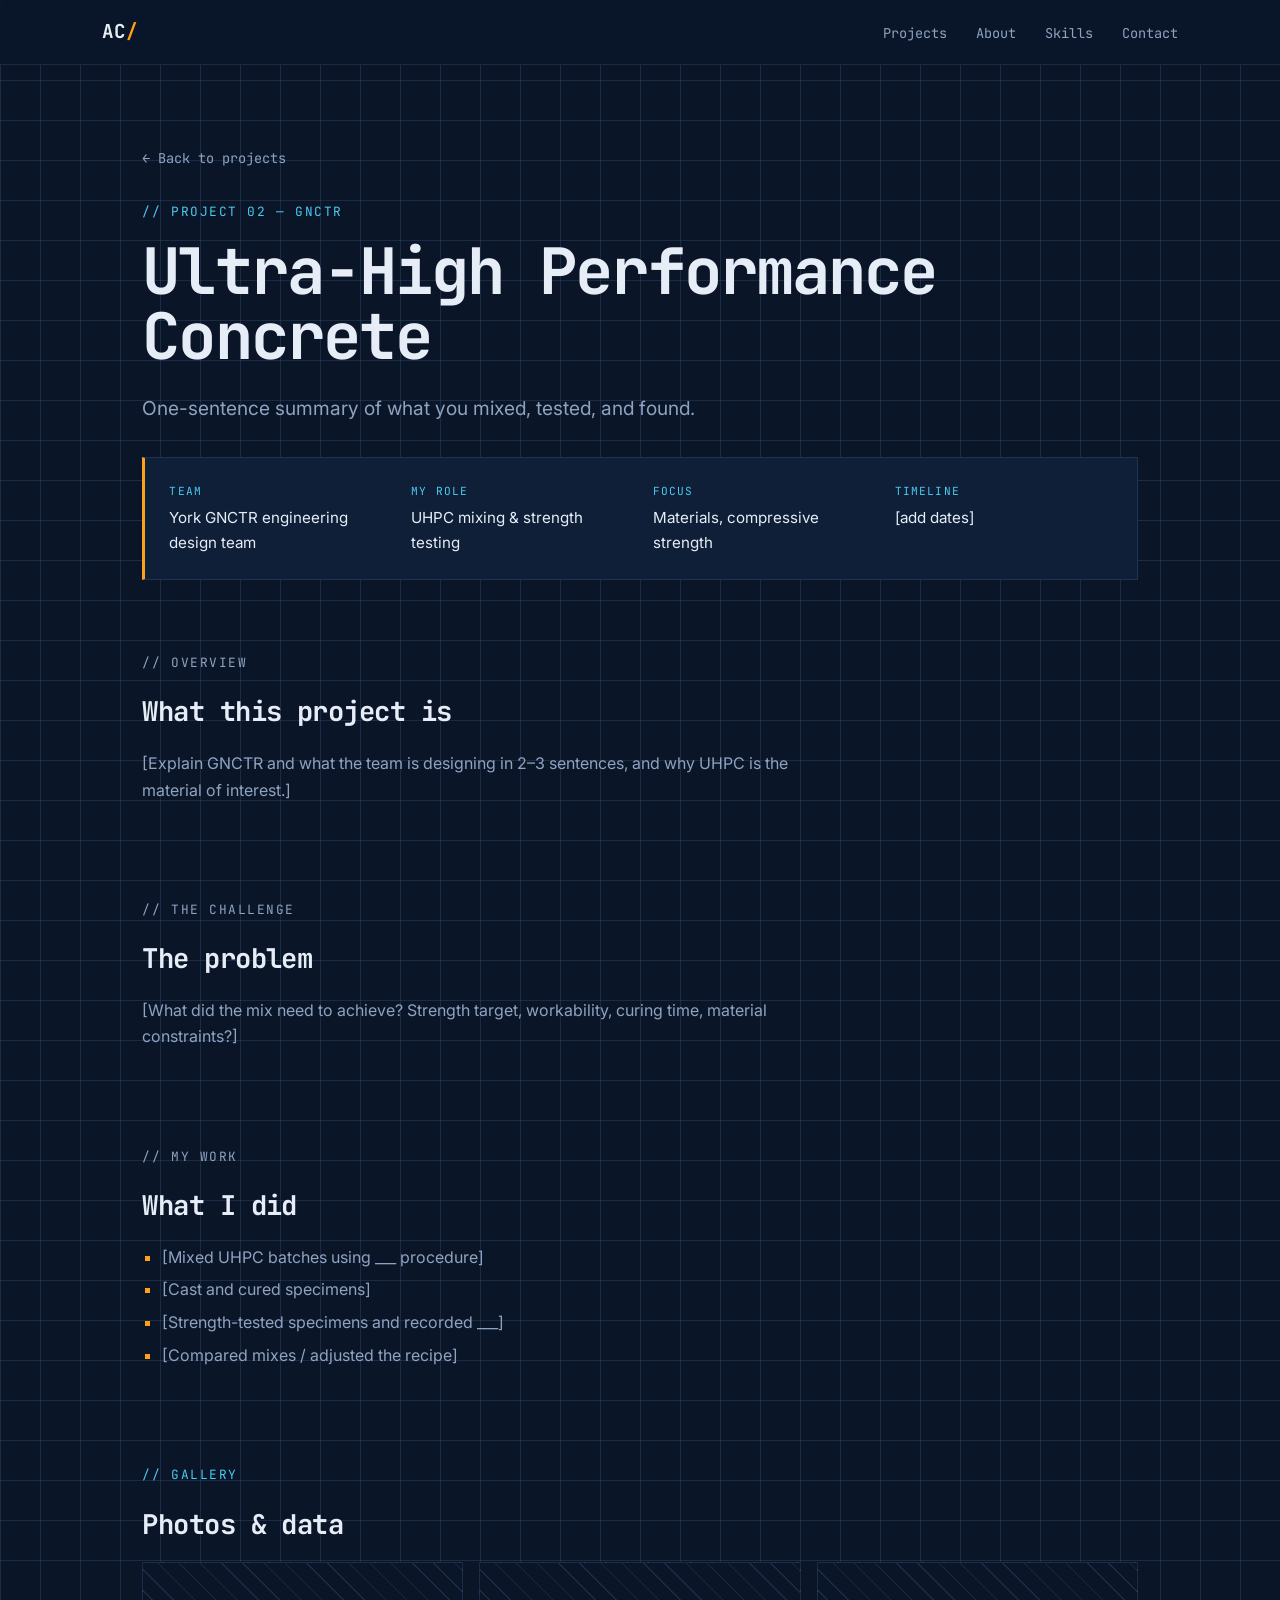
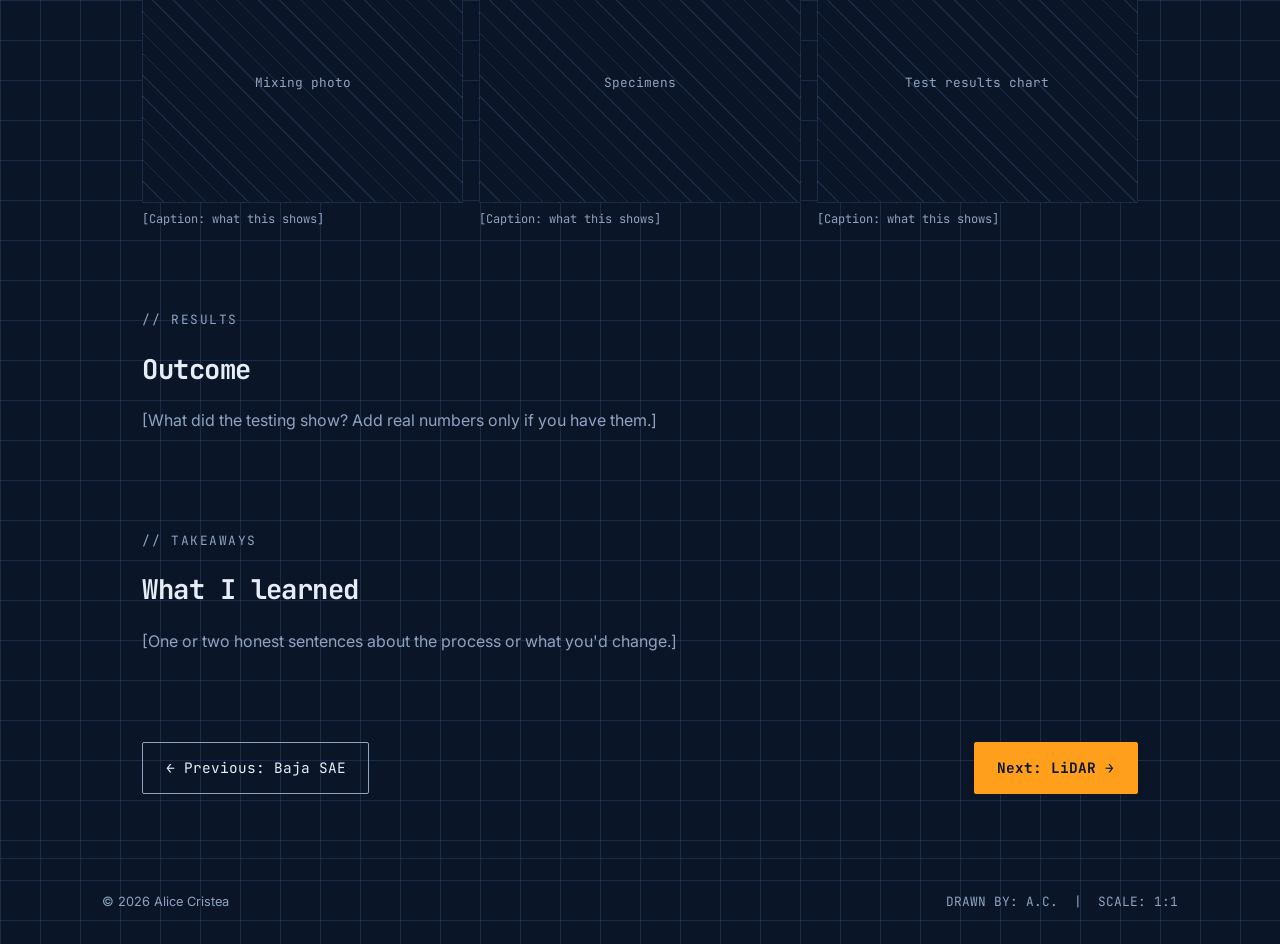
<file: project-uhpc.html>
<!DOCTYPE html>
<html lang="en">
<head>
  <meta charset="UTF-8">
  <meta name="viewport" content="width=device-width, initial-scale=1">
  <title>Ultra-High Performance Concrete | Alice Cristea</title>
  <meta name="description" content="Mixing and strength-testing Ultra-High Performance Concrete for York's GNCTR design team.">
  <link rel="preconnect" href="https://fonts.googleapis.com">
  <link rel="preconnect" href="https://fonts.gstatic.com" crossorigin>
  <link href="https://fonts.googleapis.com/css2?family=JetBrains+Mono:wght@400;500;700&family=Inter:wght@400;500;600&display=swap" rel="stylesheet">
  <link rel="stylesheet" href="style.css">
  <link rel="stylesheet" href="project.css">
</head>
<body>

  <nav class="nav">
    <a href="index.html#top" class="logo">AC<span>/</span></a>
    <ul>
      <li><a href="index.html#projects">Projects</a></li>
      <li><a href="index.html#about">About</a></li>
      <li><a href="index.html#skills">Skills</a></li>
      <li><a href="index.html#contact">Contact</a></li>
    </ul>
  </nav>

  <header class="proj-hero">
    <a class="back" href="index.html#projects">← Back to projects</a>
    <p class="tag">// PROJECT 02 — GNCTR</p>
    <h1>Ultra-High Performance Concrete</h1>
    <p class="lead">One-sentence summary of what you mixed, tested, and found.</p>

    <dl class="facts">
      <div><dt>Team</dt><dd>York GNCTR engineering design team</dd></div>
      <div><dt>My role</dt><dd>UHPC mixing &amp; strength testing</dd></div>
      <div><dt>Focus</dt><dd>Materials, compressive strength</dd></div>
      <div><dt>Timeline</dt><dd>[add dates]</dd></div>
    </dl>
  </header>

  <main class="proj">

    <section class="prose reveal">
      <p class="tag">// OVERVIEW</p>
      <h2>What this project is</h2>
      <p>[Explain GNCTR and what the team is designing in 2–3 sentences, and why UHPC is the material of interest.]</p>
    </section>

    <section class="prose reveal">
      <p class="tag">// THE CHALLENGE</p>
      <h2>The problem</h2>
      <p>[What did the mix need to achieve? Strength target, workability, curing time, material constraints?]</p>
    </section>

    <section class="prose reveal">
      <p class="tag">// MY WORK</p>
      <h2>What I did</h2>
      <ul>
        <li>[Mixed UHPC batches using ___ procedure]</li>
        <li>[Cast and cured specimens]</li>
        <li>[Strength-tested specimens and recorded ___]</li>
        <li>[Compared mixes / adjusted the recipe]</li>
      </ul>
    </section>

    <section class="reveal">
      <p class="tag">// GALLERY</p>
      <h2>Photos &amp; data</h2>
      <div class="gallery">
        <figure>
          <div class="ph" data-label="Mixing photo">
            <!-- <img src="images/uhpc-mix.jpg" alt="Mixing UHPC"> -->
          </div>
          <figcaption class="caption">[Caption: what this shows]</figcaption>
        </figure>
        <figure>
          <div class="ph" data-label="Specimens">
            <!-- <img src="images/uhpc-specimens.jpg" alt="UHPC specimens"> -->
          </div>
          <figcaption class="caption">[Caption: what this shows]</figcaption>
        </figure>
        <figure>
          <div class="ph" data-label="Test results chart">
            <!-- <img src="images/uhpc-results.png" alt="Strength test results"> -->
          </div>
          <figcaption class="caption">[Caption: what this shows]</figcaption>
        </figure>
      </div>
    </section>

    <section class="prose reveal">
      <p class="tag">// RESULTS</p>
      <h2>Outcome</h2>
      <p>[What did the testing show? Add real numbers only if you have them.]</p>
    </section>

    <section class="prose reveal">
      <p class="tag">// TAKEAWAYS</p>
      <h2>What I learned</h2>
      <p>[One or two honest sentences about the process or what you'd change.]</p>
    </section>

  </main>

  <div class="proj-nav">
    <a class="btn" href="project-baja.html">← Previous: Baja SAE</a>
    <a class="btn primary" href="project-lidar.html">Next: LiDAR →</a>
  </div>

  <footer>
    <span>© <span id="year"></span> Alice Cristea</span>
    <span class="mono">DRAWN BY: A.C. &nbsp;|&nbsp; SCALE: 1:1</span>
  </footer>

  <script src="script.js"></script>
</body>
</html>
</file>
<file: style.css>
/* ---------- Theme ---------- */
:root {
  --bg: #0a1628;
  --bg-2: #0f1f38;
  --line: rgba(120, 170, 255, 0.14);
  --text: #e6edf7;
  --muted: #8fa3c0;
  --accent: #ff9f1c;
  --accent-2: #4cc9f0;
  --mono: "JetBrains Mono", ui-monospace, monospace;
  --sans: "Inter", system-ui, sans-serif;
}

* { box-sizing: border-box; margin: 0; padding: 0; }
html { scroll-behavior: smooth; }

body {
  background-color: var(--bg);
  /* blueprint grid */
  background-image:
    linear-gradient(var(--line) 1px, transparent 1px),
    linear-gradient(90deg, var(--line) 1px, transparent 1px);
  background-size: 40px 40px;
  color: var(--text);
  font-family: var(--sans);
  line-height: 1.65;
}

a { color: inherit; text-decoration: none; }
ul { list-style: none; }

section, .hero, footer { padding: 6rem 8vw; }
section { max-width: 1200px; margin: 0 auto; }

/* ---------- Nav ---------- */
.nav {
  position: fixed; top: 0; left: 0; right: 0; z-index: 10;
  display: flex; justify-content: space-between; align-items: center;
  padding: 1rem 8vw;
  background: rgba(10, 22, 40, 0.85);
  backdrop-filter: blur(8px);
  border-bottom: 1px solid var(--line);
}
.logo { font-family: var(--mono); font-weight: 700; font-size: 1.2rem; }
.logo span { color: var(--accent); }
.nav ul { display: flex; gap: 1.8rem; }
.nav ul a {
  font-family: var(--mono); font-size: 0.85rem; color: var(--muted);
  transition: color 0.2s;
}
.nav ul a:hover { color: var(--accent); }

/* ---------- Typography ---------- */
.tag {
  font-family: var(--mono); font-size: 0.8rem; letter-spacing: 0.12em;
  color: var(--accent-2); margin-bottom: 1rem;
}
h1 {
  font-family: var(--mono); font-weight: 700;
  font-size: clamp(3rem, 10vw, 7rem); line-height: 1.02; letter-spacing: -0.03em;
}
h1 .dot { color: var(--accent); }
h2 {
  font-family: var(--mono); font-size: clamp(1.8rem, 4vw, 2.6rem);
  margin-bottom: 2.5rem; letter-spacing: -0.02em;
}
h3 { font-family: var(--mono); font-size: 1.05rem; margin: 0.6rem 0; }
.lead { font-size: 1.2rem; color: var(--muted); max-width: 560px; margin: 1.5rem 0 2rem; }
.lead.small { font-size: 1.05rem; margin-top: 0; }
.mono { font-family: var(--mono); }

/* ---------- Hero ---------- */
.hero {
  min-height: 100vh;
  display: flex; flex-direction: column; justify-content: center;
  position: relative;
}
.scroll-hint {
  position: absolute; bottom: 2rem; left: 8vw;
  font-family: var(--mono); font-size: 0.8rem; color: var(--muted);
  animation: bob 2s ease-in-out infinite;
}
@keyframes bob { 50% { transform: translateY(6px); } }

/* ---------- Buttons ---------- */
.hero-links { display: flex; gap: 1rem; flex-wrap: wrap; }
.btn {
  font-family: var(--mono); font-size: 0.9rem;
  padding: 0.8rem 1.4rem;
  border: 1px solid var(--muted); border-radius: 2px;
  transition: all 0.2s;
}
.btn:hover { border-color: var(--accent); color: var(--accent); transform: translateY(-2px); }
.btn.primary { background: var(--accent); border-color: var(--accent); color: #0a1628; font-weight: 700; }
.btn.primary:hover { background: transparent; color: var(--accent); }

/* ---------- Project cards ---------- */
.grid {
  display: grid; gap: 1.5rem;
  grid-template-columns: repeat(auto-fit, minmax(290px, 1fr));
}
.card {
  background: var(--bg-2);
  border: 1px solid var(--line);
  border-radius: 4px; overflow: hidden;
  transition: transform 0.25s, border-color 0.25s, box-shadow 0.25s;
}
.card:hover {
  transform: translateY(-6px);
  border-color: var(--accent);
  box-shadow: 0 12px 30px rgba(0, 0, 0, 0.4);
}
.card-body { padding: 1.4rem; }
.card-body p { color: var(--muted); font-size: 0.95rem; }
.pill {
  font-family: var(--mono); font-size: 0.7rem; letter-spacing: 0.08em;
  color: var(--accent); text-transform: uppercase;
}
.stack { display: flex; flex-wrap: wrap; gap: 0.5rem; margin-top: 1rem; }
.stack li {
  font-family: var(--mono); font-size: 0.72rem;
  padding: 0.2rem 0.6rem; border: 1px solid var(--line); color: var(--accent-2);
}
.note { margin-top: 1.5rem; font-size: 0.8rem; color: var(--muted); font-family: var(--mono); }

/* ---------- Image placeholders ---------- */
.ph {
  aspect-ratio: 16 / 10; display: grid; place-items: center;
  background:
    repeating-linear-gradient(45deg, transparent 0 14px, var(--line) 14px 15px),
    var(--bg);
  color: var(--muted); font-family: var(--mono); font-size: 0.8rem;
  border-bottom: 1px solid var(--line);
}
.ph::before { content: attr(data-label); }
.ph img { width: 100%; height: 100%; object-fit: cover; display: block; }
.ph:has(img)::before { content: none; } /* hides label once you add a photo */

/* ---------- About ---------- */
.about { display: grid; gap: 3rem; grid-template-columns: 280px 1fr; align-items: center; }
.about p { color: var(--muted); margin-bottom: 1rem; max-width: 600px; }
.portrait { aspect-ratio: 3 / 4; border: 1px solid var(--accent); border-radius: 2px; }

/* ---------- Skills ---------- */
.skills { display: grid; gap: 2rem; grid-template-columns: repeat(auto-fit, minmax(220px, 1fr)); }
.skills > div { border-left: 2px solid var(--accent); padding-left: 1.2rem; }
.skills li { color: var(--muted); padding: 0.15rem 0; }

/* ---------- Footer ---------- */
footer {
  display: flex; justify-content: space-between; flex-wrap: wrap; gap: 1rem;
  padding-top: 2rem; padding-bottom: 2rem;
  border-top: 1px solid var(--line);
  font-size: 0.8rem; color: var(--muted);
}

/* ---------- Scroll reveal ---------- */
.reveal { opacity: 0; transform: translateY(30px); transition: opacity 0.8s, transform 0.8s; }
.reveal.visible { opacity: 1; transform: none; }

@media (prefers-reduced-motion: reduce) {
  .reveal { opacity: 1; transform: none; transition: none; }
  .scroll-hint { animation: none; }
  html { scroll-behavior: auto; }
}

/* ---------- Mobile ---------- */
@media (max-width: 700px) {
  section, .hero, footer { padding-left: 6vw; padding-right: 6vw; }
  .nav { padding: 0.8rem 6vw; }
  .nav ul { gap: 1rem; }
  .about { grid-template-columns: 1fr; }
  .portrait { max-width: 240px; }
}
</file>
<file: project.css>
/* Extra styles for project pages (loads after style.css) */

/* "View project" cue on homepage cards */
.more {
  display: block; margin-top: 1.1rem;
  font-family: var(--mono); font-size: 0.8rem; color: var(--accent);
}
.card:hover .more { text-decoration: underline; }

/* ---------- Project page header ---------- */
.proj-hero {
  max-width: 1200px; margin: 0 auto;
  padding: 9rem 8vw 2rem;
}
.proj-hero h1 { font-size: clamp(2rem, 6vw, 4rem); margin-bottom: 1rem; }
.proj-hero .lead { margin-bottom: 2rem; }
.back {
  display: inline-block; margin-bottom: 2rem;
  font-family: var(--mono); font-size: 0.85rem; color: var(--muted);
  transition: color 0.2s;
}
.back:hover { color: var(--accent); }

/* ---------- Key facts box ---------- */
.facts {
  display: grid; gap: 1.5rem;
  grid-template-columns: repeat(auto-fit, minmax(180px, 1fr));
  background: var(--bg-2);
  border: 1px solid var(--line); border-left: 3px solid var(--accent);
  padding: 1.5rem;
}
.facts dt {
  font-family: var(--mono); font-size: 0.7rem; letter-spacing: 0.1em;
  text-transform: uppercase; color: var(--accent-2); margin-bottom: 0.3rem;
}
.facts dd { color: var(--text); font-size: 0.95rem; }

/* ---------- Project body ---------- */
.proj section { padding: 2.5rem 8vw; }
.proj h2 { font-size: clamp(1.3rem, 3vw, 1.7rem); margin-bottom: 1rem; }
.prose p { color: var(--muted); max-width: 70ch; margin-bottom: 1rem; }
.prose ul { margin: 0 0 1rem 1.2rem; list-style: square; color: var(--muted); max-width: 70ch; }
.prose li { margin-bottom: 0.4rem; }
.prose li::marker { color: var(--accent); }

/* ---------- Photo gallery ---------- */
.gallery {
  display: grid; gap: 1rem;
  grid-template-columns: repeat(auto-fit, minmax(260px, 1fr));
}
.gallery .ph { aspect-ratio: 4 / 3; border: 1px solid var(--line); }
.caption { font-family: var(--mono); font-size: 0.75rem; color: var(--muted); margin-top: 0.4rem; }

/* ---------- Prev / next links ---------- */
.proj-nav {
  max-width: 1200px; margin: 0 auto;
  display: flex; justify-content: space-between; gap: 1rem; flex-wrap: wrap;
  padding: 2rem 8vw 4rem;
}

/* ---------- Takeaways ---------- */
.takeaways { display: grid; gap: 1.5rem; }
.takeaway {
  border-left: 2px solid var(--accent);
  padding-left: 1.2rem;
}
.takeaway h3 { margin: 0 0 0.4rem; }
.takeaway p { margin-bottom: 0; }
@media (max-width: 700px) {
  .proj-hero { padding: 7.5rem 6vw 1.5rem; }
  .proj section { padding: 2rem 6vw; }
  .proj-nav { padding: 2rem 6vw 3rem; }
}
</file>
